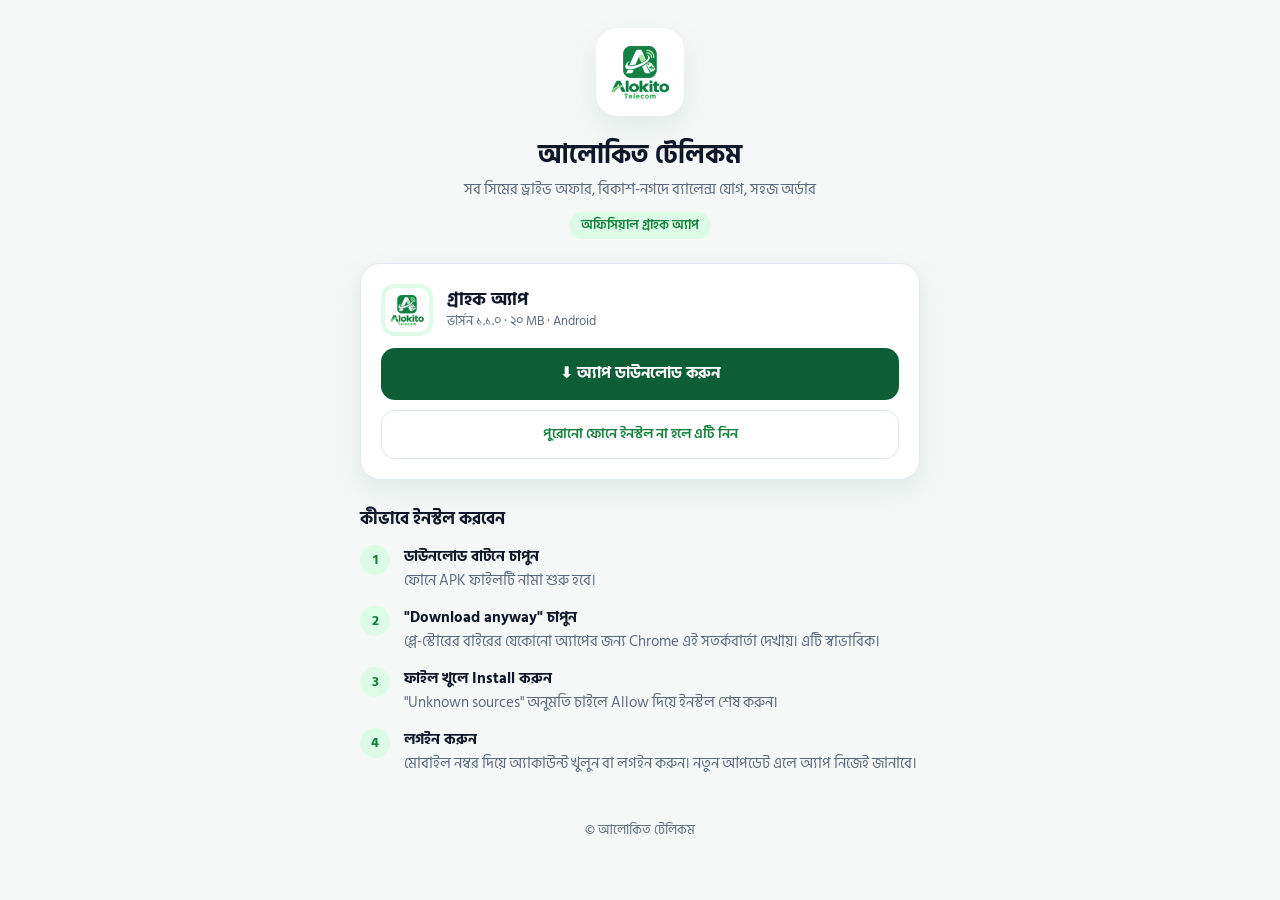
<file: docs/index.html>
<!DOCTYPE html>
<html lang="bn">
<head>
  <meta charset="UTF-8">
  <meta name="viewport" content="width=device-width, initial-scale=1">
  <title>আলোকিত টেলিকম অ্যাপ ডাউনলোড</title>
  <meta name="description" content="আলোকিত টেলিকম গ্রাহক অ্যাপ: সব সিমের ড্রাইভ অফার, বিকাশ-নগদে ব্যালেন্স যোগ ও সহজ অর্ডার।">
  <meta name="theme-color" content="#0D5E36">
  <meta property="og:title" content="আলোকিত টেলিকম গ্রাহক অ্যাপ">
  <meta property="og:description" content="সব সিমের ড্রাইভ অফার ও দ্রুত ব্যালেন্স রিচার্জ। অ্যাপটি ডাউনলোড করুন।">
  <meta property="og:image" content="https://imamhossenbu.github.io/drive-offer-customer-app/logo.png">
  <link rel="icon" type="image/png" href="favicon.png">
  <link rel="preconnect" href="https://fonts.googleapis.com">
  <link rel="preconnect" href="https://fonts.gstatic.com" crossorigin>
  <link href="https://fonts.googleapis.com/css2?family=Hind+Siliguri:wght@400;600;700&display=swap" rel="stylesheet">
  <link rel="stylesheet" href="style.css">
</head>
<body>
  <main class="wrap">
    <header class="hero">
      <img class="logo" src="logo.png" alt="আলোকিত টেলিকম লোগো" width="88" height="88">
      <h1>আলোকিত টেলিকম</h1>
      <p>সব সিমের ড্রাইভ অফার, বিকাশ-নগদে ব্যালেন্স যোগ, সহজ অর্ডার</p>
      <span class="pill">অফিসিয়াল গ্রাহক অ্যাপ</span>
    </header>

    <section class="card">
      <div class="app-head">
        <div class="app-icon"><img src="logo.png" alt=""></div>
        <div>
          <h2>গ্রাহক অ্যাপ</h2>
          <div class="meta">
            <span data-app="customer" data-field="version">ভার্সন ১.১.০</span> ·
            <span data-app="customer" data-field="size">২০ MB</span> · Android
          </div>
        </div>
      </div>
      <p class="notes" data-app="customer" data-field="notes"></p>
      <a class="btn" id="download" data-app="customer" data-field="downloadUrl"
         href="https://github.com/imamhossenbu/drive-offer-customer-app/releases/latest/download/drive-offer-customer.apk">
        ⬇️ অ্যাপ ডাউনলোড করুন
      </a>
      <a class="btn secondary" data-app="customer" data-field="downloadUrlV7a"
         href="https://github.com/imamhossenbu/drive-offer-customer-app/releases/latest/download/drive-offer-customer-v7a.apk">
        পুরোনো ফোনে ইনস্টল না হলে এটি নিন
      </a>
    </section>

    <h2 class="section-title">কীভাবে ইনস্টল করবেন</h2>
    <ol class="steps">
      <li><b>ডাউনলোড বাটনে চাপুন</b>ফোনে APK ফাইলটি নামা শুরু হবে।</li>
      <li><b>"Download anyway" চাপুন</b>প্লে-স্টোরের বাইরের যেকোনো অ্যাপের জন্য Chrome এই সতর্কবার্তা দেখায়। এটি স্বাভাবিক।</li>
      <li><b>ফাইল খুলে Install করুন</b>"Unknown sources" অনুমতি চাইলে Allow দিয়ে ইনস্টল শেষ করুন।</li>
      <li><b>লগইন করুন</b>মোবাইল নম্বর দিয়ে অ্যাকাউন্ট খুলুন বা লগইন করুন। নতুন আপডেট এলে অ্যাপ নিজেই জানাবে।</li>
    </ol>

    <section id="support-section" class="hidden">
      <h2 class="section-title">সাহায্য দরকার?</h2>
      <div class="support">
        <a id="support-whatsapp" class="hidden" href="#" target="_blank" rel="noopener">💬 WhatsApp-এ মেসেজ করুন</a>
        <a id="support-telegram" class="hidden" href="#" target="_blank" rel="noopener">✈️ Telegram</a>
        <a id="support-phone" class="hidden" href="#">📞 কল করুন: <span></span></a>
      </div>
    </section>

    <footer>© আলোকিত টেলিকম</footer>
  </main>
  <script src="config.js"></script>
</body>
</html>
</file>
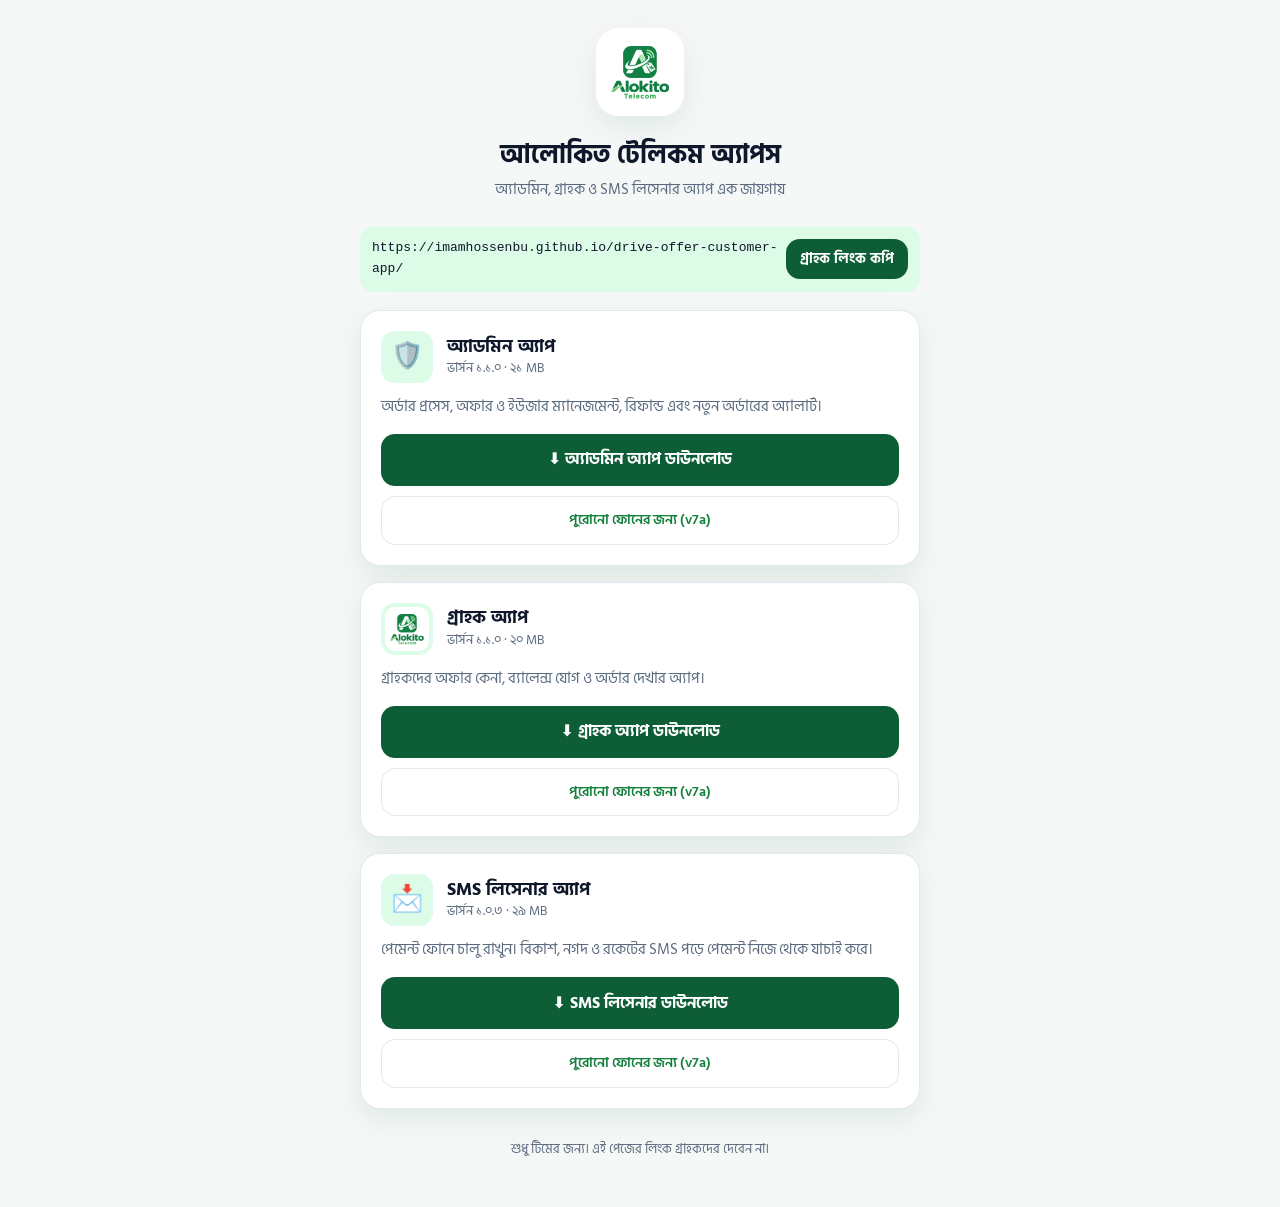
<file: docs/admin/index.html>
<!DOCTYPE html>
<html lang="bn">
<head>
  <meta charset="UTF-8">
  <meta name="viewport" content="width=device-width, initial-scale=1">
  <title>আলোকিত টেলিকম অ্যাপস</title>
  <meta name="robots" content="noindex, nofollow">
  <meta name="theme-color" content="#0D5E36">
  <link rel="icon" type="image/png" href="../favicon.png">
  <link rel="preconnect" href="https://fonts.googleapis.com">
  <link rel="preconnect" href="https://fonts.gstatic.com" crossorigin>
  <link href="https://fonts.googleapis.com/css2?family=Hind+Siliguri:wght@400;600;700&display=swap" rel="stylesheet">
  <link rel="stylesheet" href="../style.css">
</head>
<body>
  <main class="wrap">
    <header class="hero">
      <img class="logo" src="../logo.png" alt="আলোকিত টেলিকম লোগো" width="88" height="88">
      <h1>আলোকিত টেলিকম অ্যাপস</h1>
      <p>অ্যাডমিন, গ্রাহক ও SMS লিসেনার অ্যাপ এক জায়গায়</p>
    </header>

    <div class="share">
      <code id="customer-link">https://imamhossenbu.github.io/drive-offer-customer-app/</code>
      <button class="btn" type="button"
              onclick="copyText(document.getElementById('customer-link').textContent, this)">
        গ্রাহক লিংক কপি
      </button>
    </div>

    <!-- Admin -->
    <section class="card">
      <div class="app-head">
        <div class="app-icon">🛡️</div>
        <div>
          <h2>অ্যাডমিন অ্যাপ</h2>
          <div class="meta">
            <span data-app="admin" data-field="version">ভার্সন ১.১.০</span> ·
            <span data-app="admin" data-field="size">২১ MB</span>
          </div>
        </div>
      </div>
      <p class="desc">অর্ডার প্রসেস, অফার ও ইউজার ম্যানেজমেন্ট, রিফান্ড এবং নতুন অর্ডারের অ্যালার্ট।</p>
      <p class="notes" data-app="admin" data-field="notes"></p>
      <a class="btn" data-app="admin" data-field="downloadUrl"
         href="https://github.com/imamhossenbu/drive-offer-customer-app/releases/latest/download/drive-offer-admin.apk">
        ⬇️ অ্যাডমিন অ্যাপ ডাউনলোড
      </a>
      <a class="btn secondary" data-app="admin" data-field="downloadUrlV7a"
         href="https://github.com/imamhossenbu/drive-offer-customer-app/releases/latest/download/drive-offer-admin-v7a.apk">
        পুরোনো ফোনের জন্য (v7a)
      </a>
    </section>

    <!-- Customer -->
    <section class="card">
      <div class="app-head">
        <div class="app-icon"><img src="../logo.png" alt=""></div>
        <div>
          <h2>গ্রাহক অ্যাপ</h2>
          <div class="meta">
            <span data-app="customer" data-field="version">ভার্সন ১.১.০</span> ·
            <span data-app="customer" data-field="size">২০ MB</span>
          </div>
        </div>
      </div>
      <p class="desc">গ্রাহকদের অফার কেনা, ব্যালেন্স যোগ ও অর্ডার দেখার অ্যাপ।</p>
      <a class="btn" data-app="customer" data-field="downloadUrl"
         href="https://github.com/imamhossenbu/drive-offer-customer-app/releases/latest/download/drive-offer-customer.apk">
        ⬇️ গ্রাহক অ্যাপ ডাউনলোড
      </a>
      <a class="btn secondary" data-app="customer" data-field="downloadUrlV7a"
         href="https://github.com/imamhossenbu/drive-offer-customer-app/releases/latest/download/drive-offer-customer-v7a.apk">
        পুরোনো ফোনের জন্য (v7a)
      </a>
    </section>

    <!-- SMS Listener -->
    <section class="card">
      <div class="app-head">
        <div class="app-icon">📩</div>
        <div>
          <h2>SMS লিসেনার অ্যাপ</h2>
          <div class="meta">
            <span data-app="listener" data-field="version">ভার্সন ১.০.৩</span> ·
            <span data-app="listener" data-field="size">২৯ MB</span>
          </div>
        </div>
      </div>
      <p class="desc">পেমেন্ট ফোনে চালু রাখুন। বিকাশ, নগদ ও রকেটের SMS পড়ে পেমেন্ট নিজে থেকে যাচাই করে।</p>
      <a class="btn" data-app="listener" data-field="downloadUrl"
         href="https://github.com/imamhossenbu/drive-offer-customer-app/releases/latest/download/driver-sms-listener.apk">
        ⬇️ SMS লিসেনার ডাউনলোড
      </a>
      <a class="btn secondary" data-app="listener" data-field="downloadUrlV7a"
         href="https://github.com/imamhossenbu/drive-offer-customer-app/releases/latest/download/driver-sms-listener-v7a.apk">
        পুরোনো ফোনের জন্য (v7a)
      </a>
    </section>

    <footer>শুধু টিমের জন্য। এই পেজের লিংক গ্রাহকদের দেবেন না।</footer>
  </main>
  <script src="../config.js"></script>
</body>
</html>
</file>
<file: docs/style.css>
:root {
  --brand: #15803D;
  --brand-dark: #0D5E36;
  --brand-soft: #DCFCE7;
  --bg: #F6F8F7;
  --surface: #FFFFFF;
  --text: #0F172A;
  --muted: #5B6B7F;
  --border: #E2E8F0;
  --shadow: 0 10px 30px rgba(13, 94, 54, 0.10);
}
@media (prefers-color-scheme: dark) {
  :root {
    --brand: #22C55E;
    --brand-dark: #15803D;
    --brand-soft: rgba(34, 197, 94, 0.14);
    --bg: #0A1210;
    --surface: #111B18;
    --text: #EEF4F1;
    --muted: #9AACA4;
    --border: #22312C;
    --shadow: 0 10px 30px rgba(0, 0, 0, 0.35);
  }
}
* { box-sizing: border-box; margin: 0; padding: 0; }
html { -webkit-text-size-adjust: 100%; }
body {
  font-family: 'Hind Siliguri', system-ui, -apple-system, 'Segoe UI', sans-serif;
  background: var(--bg);
  color: var(--text);
  line-height: 1.6;
  padding: 28px 16px 48px;
}
.wrap { max-width: 560px; margin: 0 auto; }
a { color: inherit; }

/* Header */
.hero { text-align: center; margin-bottom: 24px; }
.hero img.logo {
  width: 88px; height: 88px; border-radius: 22px;
  background: #fff; padding: 6px; box-shadow: var(--shadow);
}
.hero h1 { font-size: 26px; font-weight: 700; margin-top: 14px; line-height: 1.3; }
.hero p { color: var(--muted); font-size: 15px; margin-top: 6px; }
.pill {
  display: inline-block; margin-top: 10px; padding: 3px 12px; border-radius: 999px;
  background: var(--brand-soft); color: var(--brand); font-size: 13px; font-weight: 600;
}

/* App card */
.card {
  background: var(--surface); border: 1px solid var(--border); border-radius: 20px;
  padding: 20px; box-shadow: var(--shadow); margin-bottom: 16px;
}
.app-head { display: flex; gap: 14px; align-items: center; margin-bottom: 12px; }
.app-icon {
  width: 52px; height: 52px; border-radius: 14px; flex-shrink: 0;
  display: grid; place-items: center; font-size: 26px; background: var(--brand-soft);
}
.app-icon img { width: 44px; height: 44px; border-radius: 10px; background: #fff; }
.app-head h2 { font-size: 18px; font-weight: 700; line-height: 1.3; }
.meta { color: var(--muted); font-size: 13px; }
.desc { color: var(--muted); font-size: 14.5px; margin-bottom: 16px; }
.notes {
  font-size: 13.5px; background: var(--brand-soft); color: var(--text);
  border-radius: 12px; padding: 10px 12px; margin-bottom: 16px;
}
.notes:empty { display: none; }

.btn {
  display: flex; align-items: center; justify-content: center; gap: 8px;
  width: 100%; min-height: 52px; padding: 12px 18px; border-radius: 14px;
  font: inherit; font-size: 16px; font-weight: 700; text-decoration: none; cursor: pointer;
  background: var(--brand-dark); color: #fff; border: none;
  transition: transform .15s ease, filter .15s ease;
}
.btn:hover { filter: brightness(1.08); }
.btn:active { transform: scale(0.99); }
.btn:focus-visible { outline: 3px solid var(--brand); outline-offset: 2px; }
.btn.secondary {
  background: transparent; color: var(--brand); border: 1.5px solid var(--border);
  min-height: 44px; font-size: 14px; font-weight: 600; margin-top: 10px;
}

/* Steps */
.section-title { font-size: 17px; font-weight: 700; margin: 26px 0 12px; }
ol.steps { list-style: none; counter-reset: s; }
ol.steps li {
  counter-increment: s; position: relative; padding: 0 0 14px 44px; font-size: 14.5px; color: var(--muted);
}
ol.steps li b { color: var(--text); display: block; font-size: 15px; }
ol.steps li::before {
  content: counter(s); position: absolute; left: 0; top: 0;
  width: 30px; height: 30px; border-radius: 50%; display: grid; place-items: center;
  background: var(--brand-soft); color: var(--brand); font-weight: 700; font-size: 14px;
}

/* Support */
.support { display: grid; gap: 10px; }
.support a {
  display: flex; align-items: center; gap: 10px; min-height: 48px; padding: 10px 14px;
  border: 1px solid var(--border); border-radius: 14px; background: var(--surface);
  text-decoration: none; font-weight: 600; font-size: 15px;
}
.hidden { display: none !important; }

/* Share box (admin page) */
.share {
  display: flex; gap: 8px; align-items: center; flex-wrap: wrap;
  background: var(--brand-soft); border-radius: 14px; padding: 12px; margin-bottom: 18px;
}
.share code { flex: 1 1 200px; font-size: 13px; word-break: break-all; }
.share button { width: auto; min-height: 40px; padding: 8px 14px; font-size: 14px; }

footer { text-align: center; color: var(--muted); font-size: 12.5px; margin-top: 30px; }
</file>
